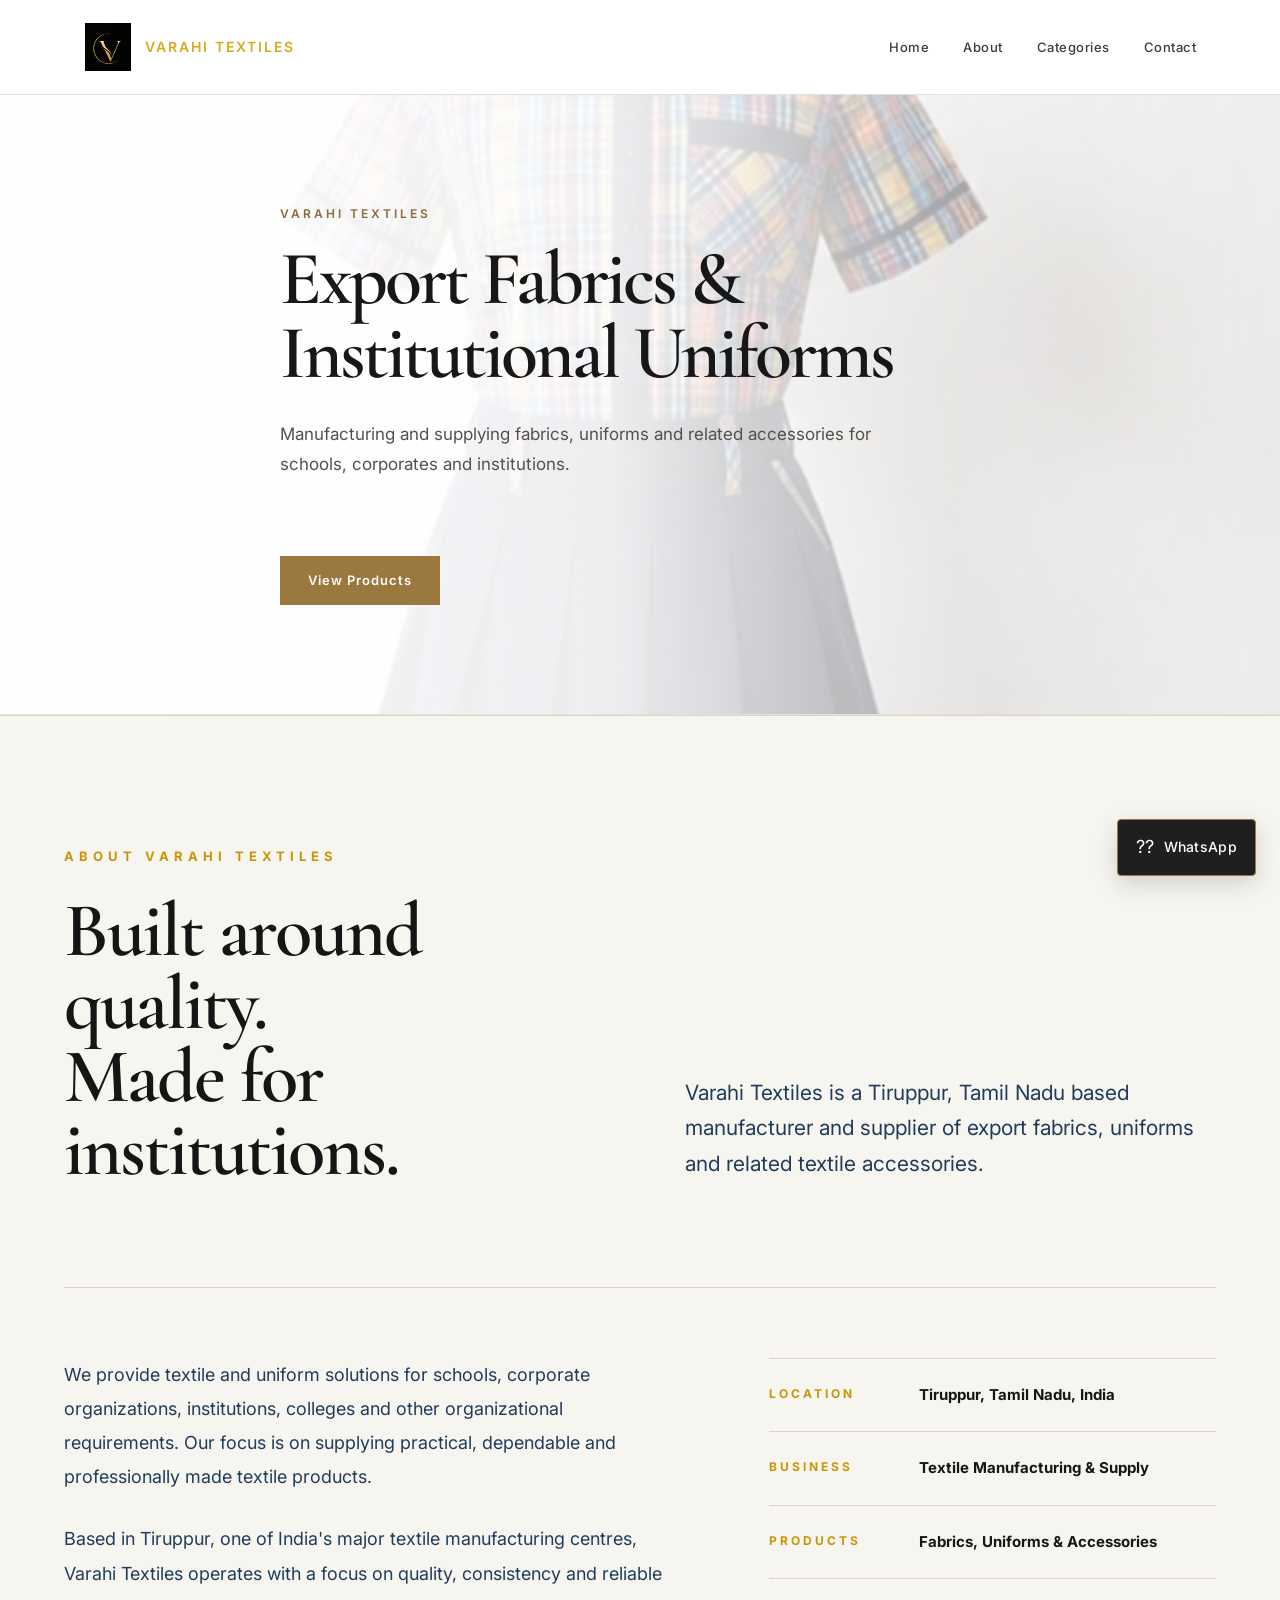
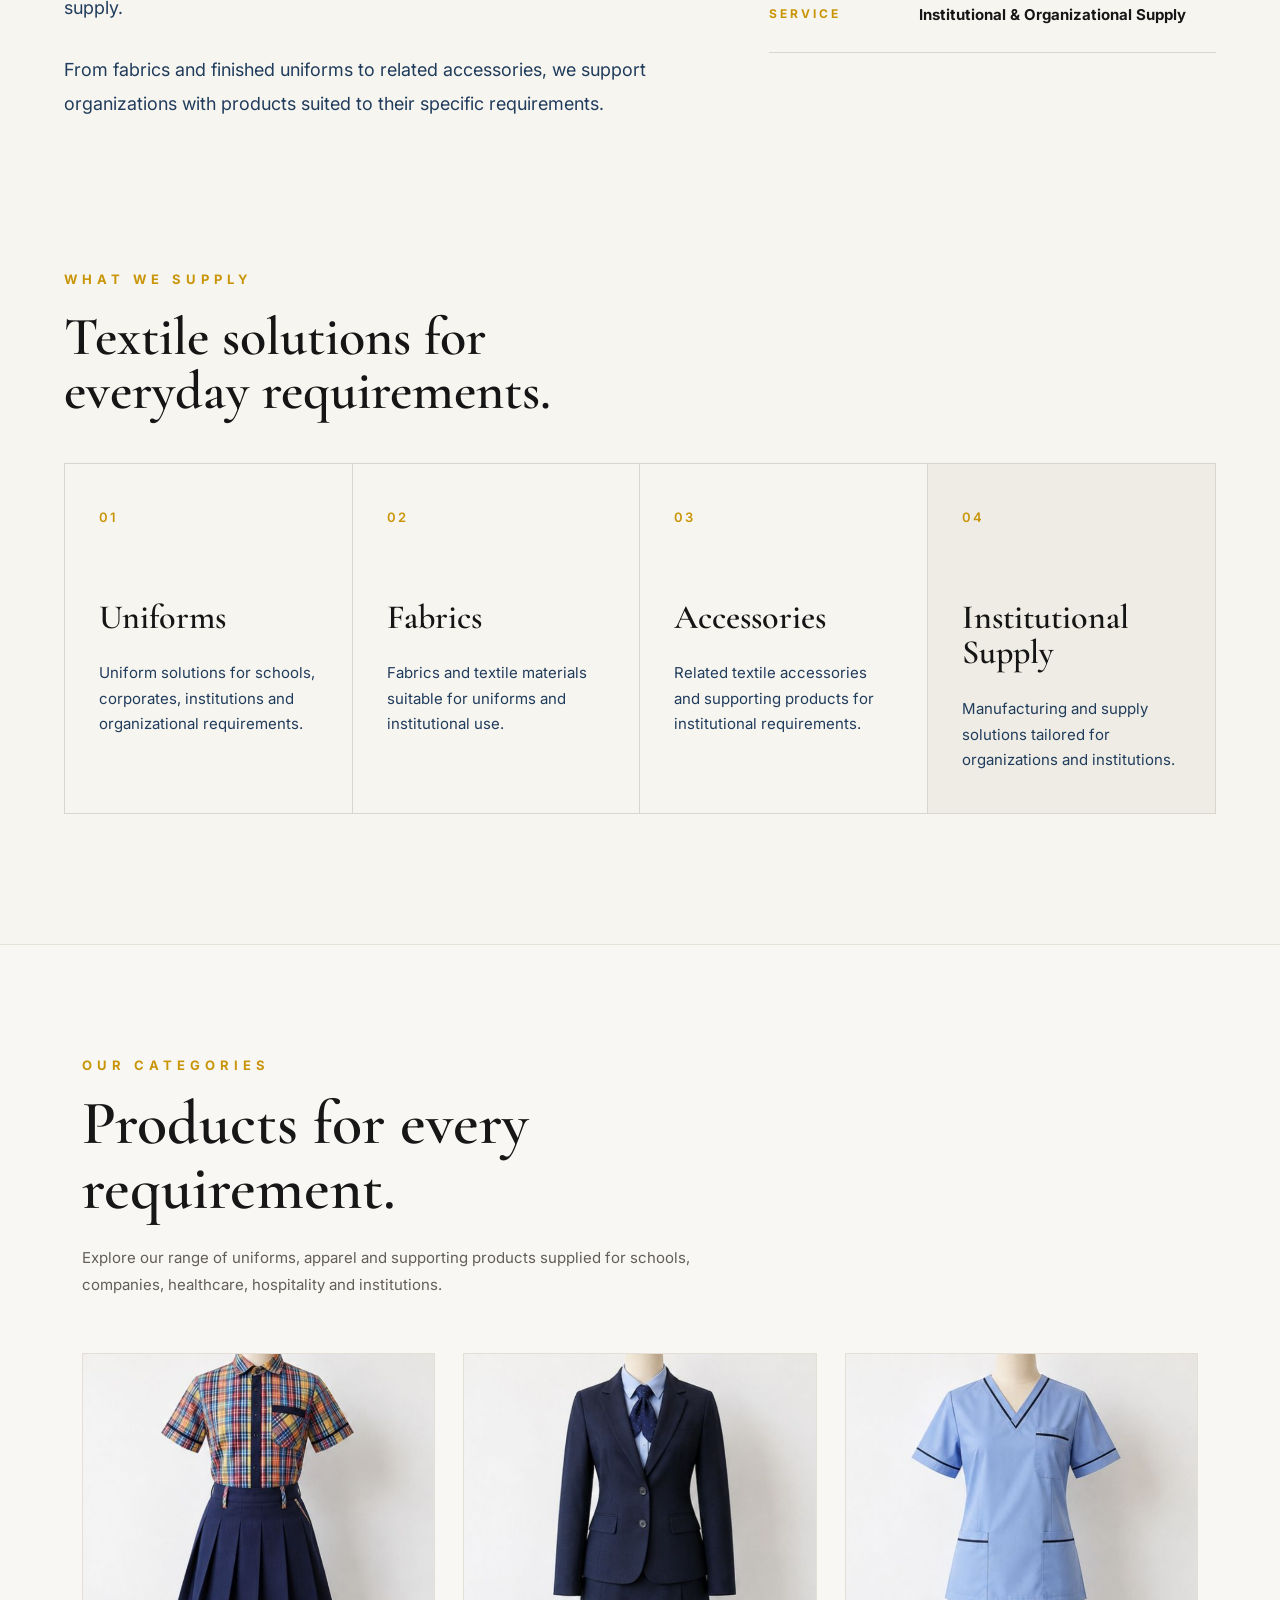
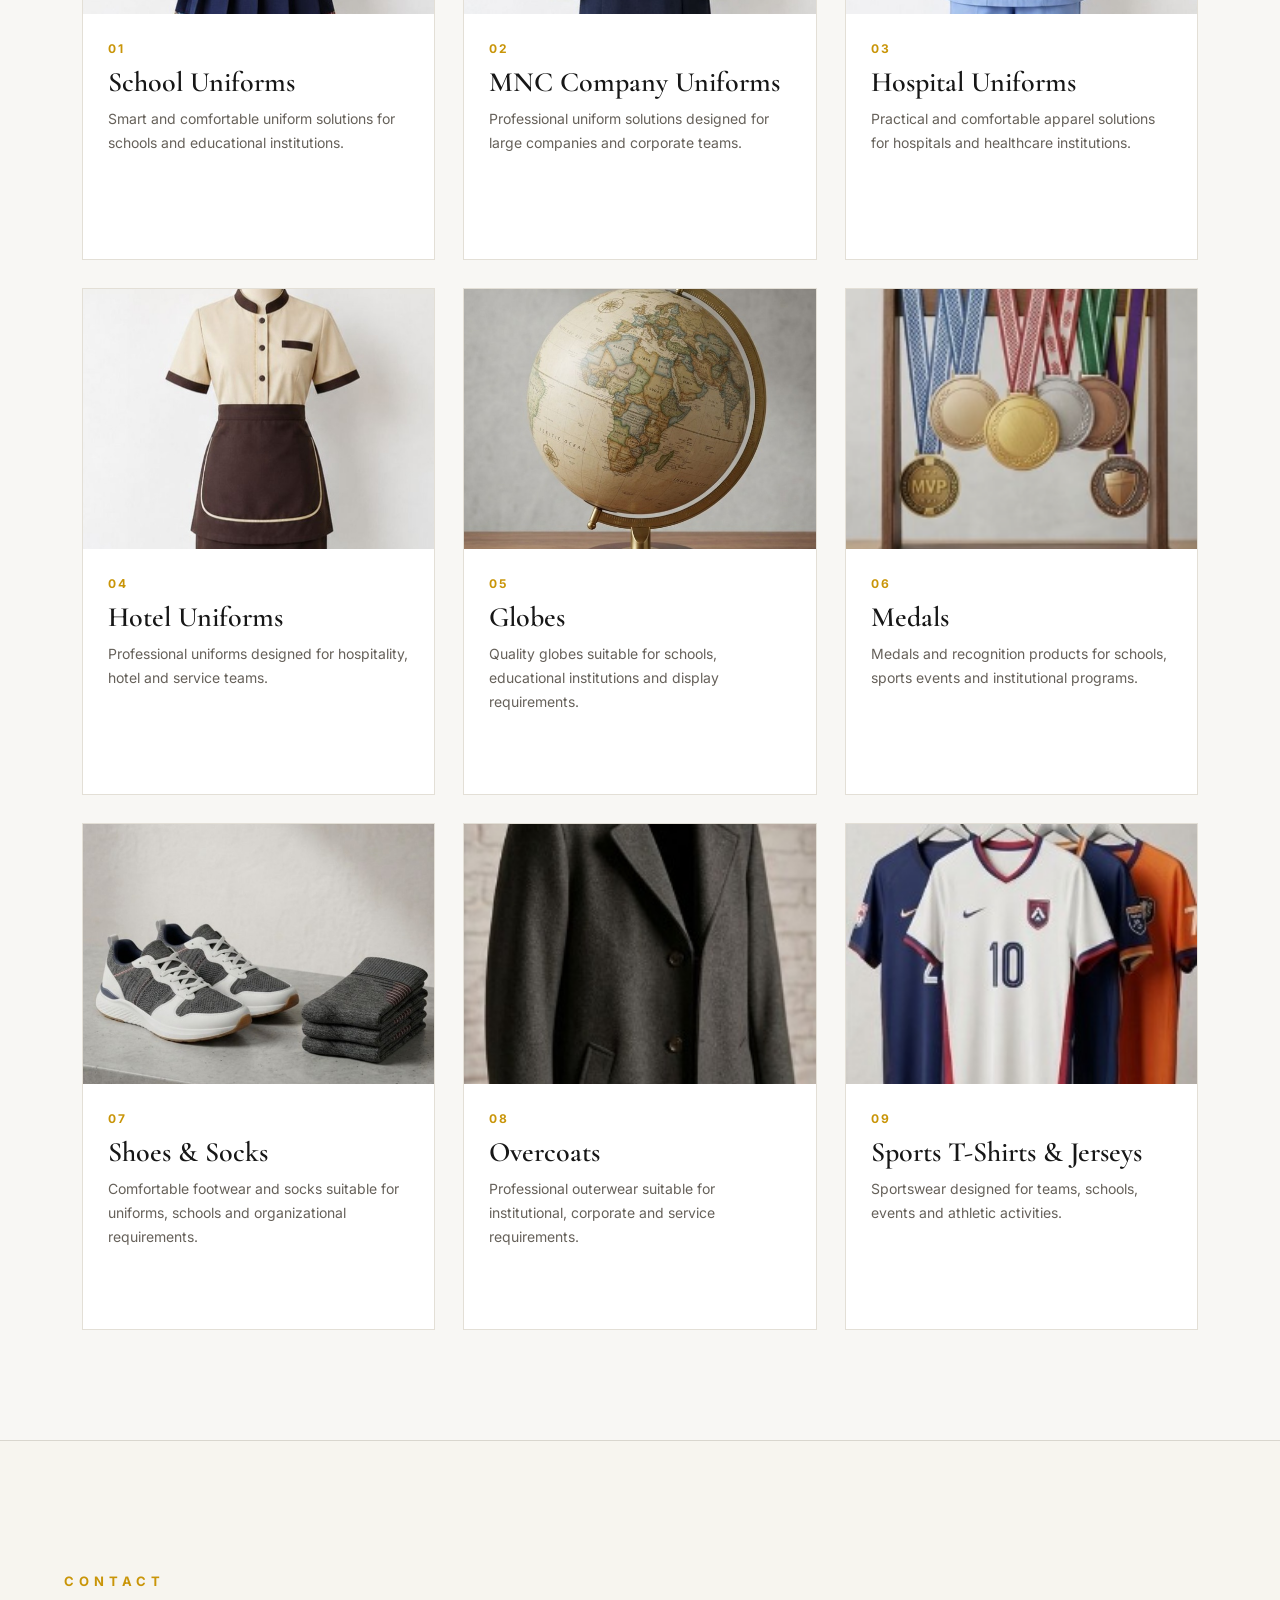
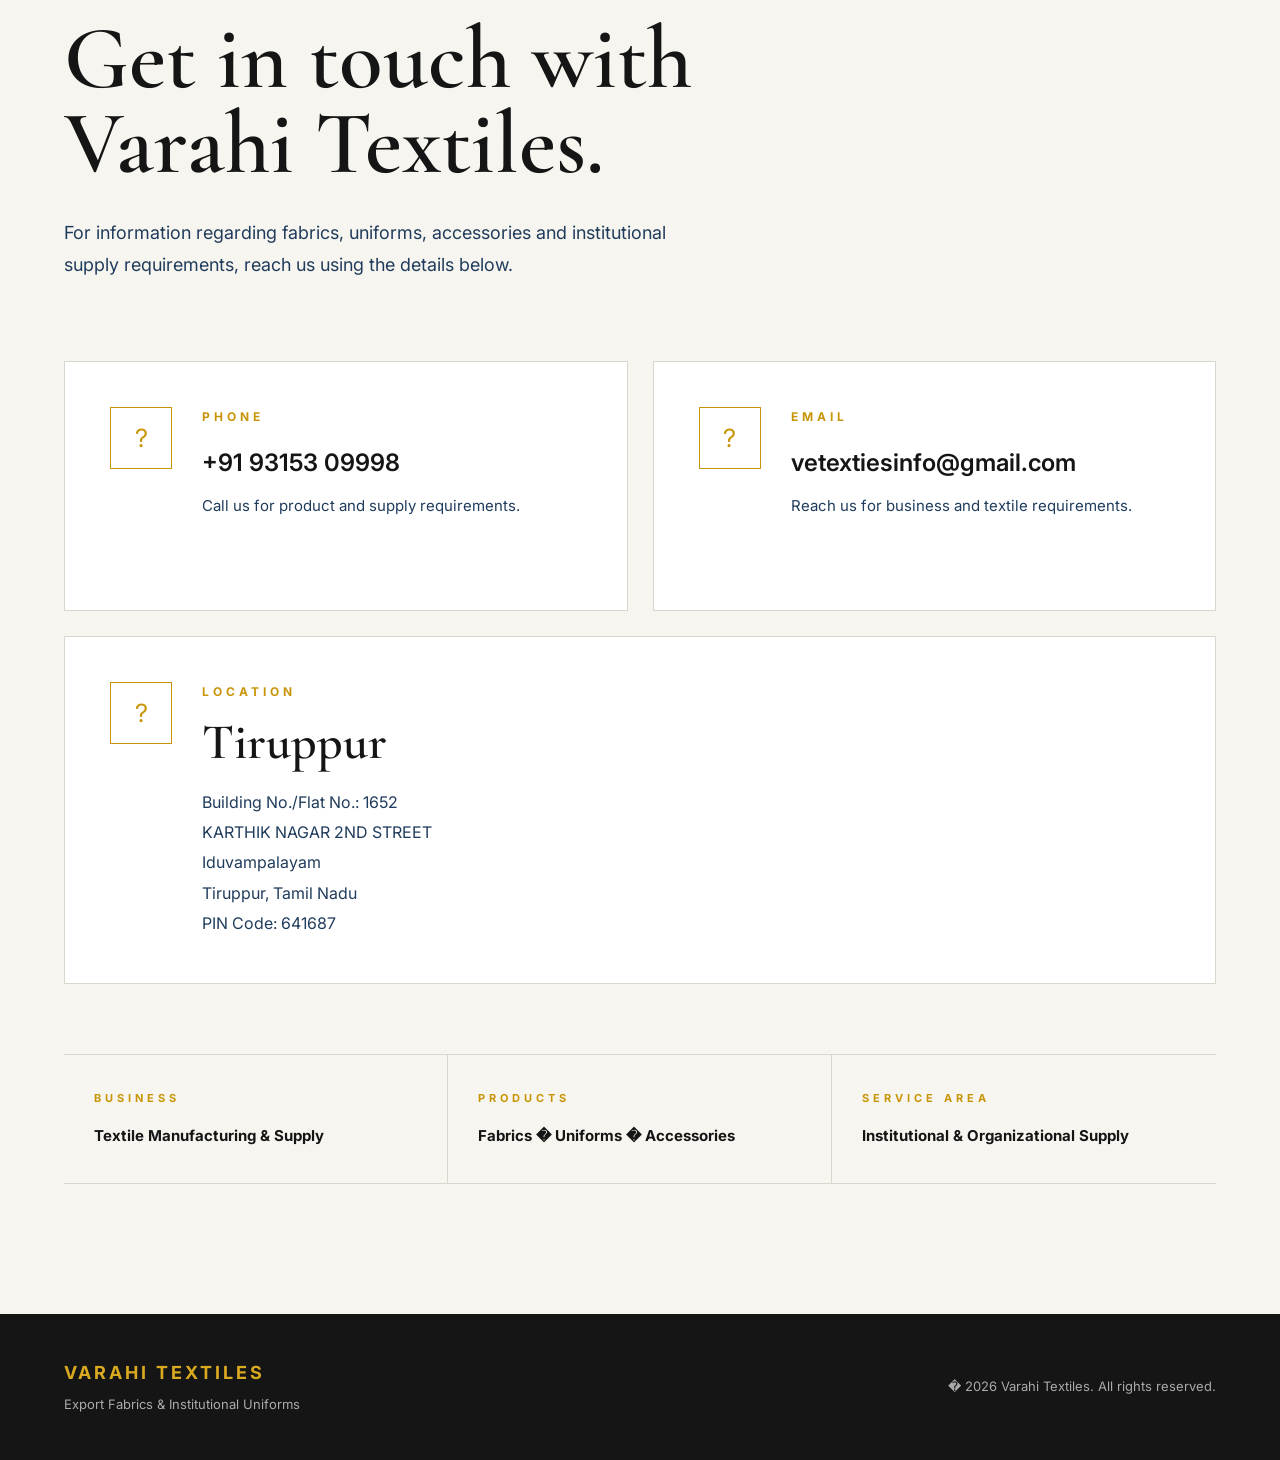
<file: index.html>
<!DOCTYPE html>
<html lang="en">

<head>
    <meta charset="UTF-8">
    <meta name="viewport" content="width=device-width, initial-scale=1.0">
    <meta name="description" content="Varahi Textiles supplies quality school, MNC, hospital and hotel uniforms, sports T-shirts, jerseys, shoes, socks, overcoats, gloves, medals and globes.">

<meta name="keywords" content="Varahi Textiles, uniforms, school uniforms, MNC uniforms, hospital uniforms, hotel uniforms, corporate uniforms, sports jerseys, sports T-shirts, shoes, socks, overcoats, gloves, medals, globes">

<meta name="author" content="Varahi Textiles">

<link rel="canonical" href="https://theboral12.github.io/varahi-textiles/">

<!-- Open Graph -->
<meta property="og:title" content="Varahi Textiles | Uniforms & Textile Products">
<meta property="og:description" content="Quality uniform and textile product solutions for schools, companies, hospitals, hotels and institutions.">
<meta property="og:type" content="website">
<meta property="og:url" content="https://theboral12.github.io/varahi-textiles/">
<meta property="og:image" content="https://theboral12.github.io/varahi-textiles/images/logo.png">

<!-- Twitter Card -->
<meta name="twitter:card" content="summary">
<meta name="twitter:title" content="Varahi Textiles | Uniforms & Textile Products">
<meta name="twitter:description" content="Quality uniform and textile product solutions for schools, companies, hospitals, hotels and institutions.">
<meta name="twitter:image" content="https://theboral12.github.io/varahi-textiles/images/logo.png">

    <meta name="description"
        content="Varahi Textiles - Manufacturer and supplier of export fabrics, uniforms and textile solutions for schools, corporates and institutions.">

    <title>Varahi Textiles | Export Fabrics & Uniforms</title>
    <link rel="icon" type="image/png" href="images/logo.png">

    <!-- Google Fonts -->
    <link rel="preconnect" href="https://fonts.googleapis.com">
    <link rel="preconnect" href="https://fonts.gstatic.com" crossorigin>

    <link
        href="https://fonts.googleapis.com/css2?family=Cormorant+Garamond:wght@500;600;700&family=Inter:wght@400;500;600;700&display=swap"
        rel="stylesheet">

    <!-- CSS -->
    <link rel="icon" type="image/png" href="images/logo.png">
    <link rel="stylesheet" href="css/style.css">
</head>


<body>

    <!-- ================= HEADER ================= -->

    <header class="site-header">

        <div class="container nav-container">

            <a href="#home" class="brand">

                <img src="images/logo.png" alt="Varahi Textiles Logo">

                <span>VARAHI TEXTILES</span>

            </a>


            <nav class="nav-menu" id="navMenu">

                <a href="#home">Home</a>

                <a href="#about">About</a>

                <a href="#categories">Categories</a>

                <a href="#contact">Contact</a>

            </nav>


            <button class="menu-toggle"
                id="menuToggle"
                aria-label="Open navigation menu">

                ?

            </button>

        </div>

    </header>



    <main>


        <!-- ================= HERO ================= -->

        <section id="home" class="hero">

            <div class="container hero-content">

                <p class="eyebrow">
                    VARAHI TEXTILES
                </p>


                <h1>
                    Export Fabrics &amp;<br>
                    Institutional Uniforms
                </h1>


                <p class="hero-text">
                    Manufacturing and supplying fabrics, uniforms and
                    related accessories for schools, corporates and
                    institutions.
                </p>


                <a href="#categories" class="gold-button">
                    View Products
                </a>

            </div>

        </section>



        <!-- ================= ABOUT ================= -->

        <section id="about" class="about-section">

            <div class="container">


                <div class="about-top">

                    <div class="about-title">

                        <p class="section-label">
                            ABOUT VARAHI TEXTILES
                        </p>

                        <h2>
                            Built around quality.<br>
                            Made for institutions.
                        </h2>

                    </div>


                    <div class="about-intro">

                        <p>
                            Varahi Textiles is a Tiruppur, Tamil Nadu based
                            manufacturer and supplier of export fabrics,
                            uniforms and related textile accessories.
                        </p>

                    </div>

                </div>



                <div class="about-main">


                    <div class="about-description">

                        <p>
                            We provide textile and uniform solutions for
                            schools, corporate organizations, institutions,
                            colleges and other organizational requirements.
                            Our focus is on supplying practical,
                            dependable and professionally made textile
                            products.
                        </p>


                        <p>
                            Based in Tiruppur, one of India's major textile
                            manufacturing centres, Varahi Textiles operates
                            with a focus on quality, consistency and reliable
                            supply.
                        </p>


                        <p>
                            From fabrics and finished uniforms to related
                            accessories, we support organizations with
                            products suited to their specific requirements.
                        </p>

                    </div>



                    <div class="about-facts">


                        <div class="fact-row">

                            <span>LOCATION</span>

                            <strong>
                                Tiruppur, Tamil Nadu, India
                            </strong>

                        </div>


                        <div class="fact-row">

                            <span>BUSINESS</span>

                            <strong>
                                Textile Manufacturing &amp; Supply
                            </strong>

                        </div>


                        <div class="fact-row">

                            <span>PRODUCTS</span>

                            <strong>
                                Fabrics, Uniforms &amp; Accessories
                            </strong>

                        </div>


                        <div class="fact-row">

                            <span>SERVICE</span>

                            <strong>
                                Institutional &amp; Organizational Supply
                            </strong>

                        </div>


                    </div>

                </div>



                <!-- WHAT WE SUPPLY -->

                <div class="supply-section">

                    <div class="supply-heading">

                        <p class="section-label">
                            WHAT WE SUPPLY
                        </p>

                        <h3>
                            Textile solutions for<br>
                            everyday requirements.
                        </h3>

                    </div>


                    <div class="supply-grid">


                        <div class="supply-card">

                            <span class="card-number">
                                01
                            </span>

                            <h4>
                                Uniforms
                            </h4>

                            <p>
                                Uniform solutions for schools,
                                corporates, institutions and
                                organizational requirements.
                            </p>

                        </div>



                        <div class="supply-card">

                            <span class="card-number">
                                02
                            </span>

                            <h4>
                                Fabrics
                            </h4>

                            <p>
                                Fabrics and textile materials suitable
                                for uniforms and institutional use.
                            </p>

                        </div>



                        <div class="supply-card">

                            <span class="card-number">
                                03
                            </span>

                            <h4>
                                Accessories
                            </h4>

                            <p>
                                Related textile accessories and
                                supporting products for institutional
                                requirements.
                            </p>

                        </div>



                        <div class="supply-card featured-card">

                            <span class="card-number">
                                04
                            </span>

                            <h4>
                                Institutional
                                Supply
                            </h4>

                            <p>
                                Manufacturing and supply solutions
                                tailored for organizations and
                                institutions.
                            </p>

                        </div>


                    </div>

                </div>

            </div>

        </section>



        <!-- ================= CATEGORIES ================= -->

<section id="categories" class="categories-section">
    <div class="container categories-container">

        <div class="categories-header">
            <p class="section-label">OUR CATEGORIES</p>
            <h2>Products for every requirement.</h2>
            <p class="categories-intro">
                Explore our range of uniforms, apparel and supporting products
                supplied for schools, companies, healthcare, hospitality and institutions.
            </p>
        </div>

        <div class="categories-grid">

            <article class="category-card">
                <div class="category-image">
                    <img src="images/school-uniform.jpg" alt="School Uniforms">
                </div>
                <div class="category-content">
                    <span class="category-number">01</span>
                    <h3>School Uniforms</h3>
                    <p>Smart and comfortable uniform solutions for schools and educational institutions.</p>
                </div>
            </article>

            <article class="category-card">
                <div class="category-image">
                    <img src="images/mnc-uniform.jpg" alt="MNC Company Uniforms">
                </div>
                <div class="category-content">
                    <span class="category-number">02</span>
                    <h3>MNC Company Uniforms</h3>
                    <p>Professional uniform solutions designed for large companies and corporate teams.</p>
                </div>
            </article>

            <article class="category-card">
                <div class="category-image">
                    <img src="images/hospital-uniform.jpg" alt="Hospital Uniforms">
                </div>
                <div class="category-content">
                    <span class="category-number">03</span>
                    <h3>Hospital Uniforms</h3>
                    <p>Practical and comfortable apparel solutions for hospitals and healthcare institutions.</p>
                </div>
            </article>

            <article class="category-card">
                <div class="category-image">
                    <img src="images/hotel-uniform.jpg" alt="Hotel Uniforms">
                </div>
                <div class="category-content">
                    <span class="category-number">04</span>
                    <h3>Hotel Uniforms</h3>
                    <p>Professional uniforms designed for hospitality, hotel and service teams.</p>
                </div>
            </article>

            <article class="category-card">
                <div class="category-image">
                    <img src="images/globes.jpg" alt="Globes">
                </div>
                <div class="category-content">
                    <span class="category-number">05</span>
                    <h3>Globes</h3>
                    <p>Quality globes suitable for schools, educational institutions and display requirements.</p>
                </div>
            </article>

            <article class="category-card">
                <div class="category-image">
                    <img src="images/medals.png" alt="Medals">
                </div>
                <div class="category-content">
                    <span class="category-number">06</span>
                    <h3>Medals</h3>
                    <p>Medals and recognition products for schools, sports events and institutional programs.</p>
                </div>
            </article>

            <article class="category-card">
                <div class="category-image">
                    <img src="images/shoes.jpg" alt="Shoes and Socks">
                </div>
                <div class="category-content">
                    <span class="category-number">07</span>
                    <h3>Shoes &amp; Socks</h3>
                    <p>Comfortable footwear and socks suitable for uniforms, schools and organizational requirements.</p>
                </div>
            </article>

            <article class="category-card">
                <div class="category-image">
                    <img src="images/overcoats.jpg" alt="Overcoats">
                </div>
                <div class="category-content">
                    <span class="category-number">08</span>
                    <h3>Overcoats</h3>
                    <p>Professional outerwear suitable for institutional, corporate and service requirements.</p>
                </div>
            </article>

            <article class="category-card">
                <div class="category-image">
                    <img src="images/sports-tshirts.jpg" alt="Sports T-Shirts and Jerseys">
                </div>
                <div class="category-content">
                    <span class="category-number">09</span>
                    <h3>Sports T-Shirts &amp; Jerseys</h3>
                    <p>Sportswear designed for teams, schools, events and athletic activities.</p>
                </div>
            </article>

        </div>
    </div>
</section>



        <!-- ================= CONTACT ================= -->

        <section id="contact" class="contact-section">

            <div class="container">


                <div class="contact-heading">

                    <p class="section-label">
                        CONTACT
                    </p>

                    <h2>
                        Get in touch with<br>
                        Varahi Textiles.
                    </h2>

                    <p>
                        For information regarding fabrics, uniforms,
                        accessories and institutional supply requirements,
                        reach us using the details below.
                    </p>

                </div>



                <div class="contact-grid">


                    <!-- PHONE -->

                    <div class="contact-card">

                        <div class="contact-icon">
                            ?
                        </div>

                        <div class="contact-card-content">

                            <span>
                                PHONE
                            </span>

                            <a href="tel:+919315309998">
                                +91 93153 09998
                            </a>

                            <p>
                                Call us for product and supply
                                requirements.
                            </p>

                        </div>

                    </div>



                    <!-- EMAIL -->

                    <div class="contact-card">

                        <div class="contact-icon">
                            ?
                        </div>

                        <div class="contact-card-content">

                            <span>
                                EMAIL
                            </span>

                            <a href="mailto:vetextiesinfo@gmail.com">
                                vetextiesinfo@gmail.com
                            </a>

                            <p>
                                Reach us for business and
                                textile requirements.
                            </p>

                        </div>

                    </div>



                    <!-- LOCATION -->

                    <div class="contact-card location-card">

                        <div class="contact-icon">
                            ?
                        </div>

                        <div class="contact-card-content">

                            <span>
                                LOCATION
                            </span>

                            <h3>
                                Tiruppur
                            </h3>

                            <p class="address">

                                Building No./Flat No.: 1652<br>
                                KARTHIK NAGAR 2ND STREET<br>
                                Iduvampalayam<br>
                                Tiruppur, Tamil Nadu<br>
                                PIN Code: 641687

                            </p>

                        </div>

                    </div>


                </div>



                <!-- CONTACT INFORMATION -->

                <div class="contact-bottom">


                    <div>

                        <span>
                            BUSINESS
                        </span>

                        <strong>
                            Textile Manufacturing &amp; Supply
                        </strong>

                    </div>


                    <div>

                        <span>
                            PRODUCTS
                        </span>

                        <strong>
                            Fabrics � Uniforms � Accessories
                        </strong>

                    </div>


                    <div>

                        <span>
                            SERVICE AREA
                        </span>

                        <strong>
                            Institutional &amp; Organizational Supply
                        </strong>

                    </div>


                </div>


            </div>

        </section>


    </main>



    <!-- ================= FOOTER ================= -->

    <footer class="site-footer">

        <div class="container footer-content">

            <div>

                <span class="footer-brand">
                    VARAHI TEXTILES
                </span>

                <p>
                    Export Fabrics &amp; Institutional Uniforms
                </p>

            </div>


            <p class="copyright">
                � 2026 Varahi Textiles. All rights reserved.
            </p>

        </div>

    </footer>



    <!-- JavaScript -->

    <script src="js/script.js"></script>
    <!-- WHATSAPP BUTTON -->
<a
    href="https://wa.me/919315309998?text=Hello%20Varahi%20Textiles%2C%20I%20would%20like%20to%20know%20more%20about%20your%20products."
    class="whatsapp-button"
    target="_blank"
    rel="noopener"
    aria-label="Chat with Varahi Textiles on WhatsApp"
>
    <span>??</span>
    <strong>WhatsApp</strong>
</a>

</body>

</html>
</file>
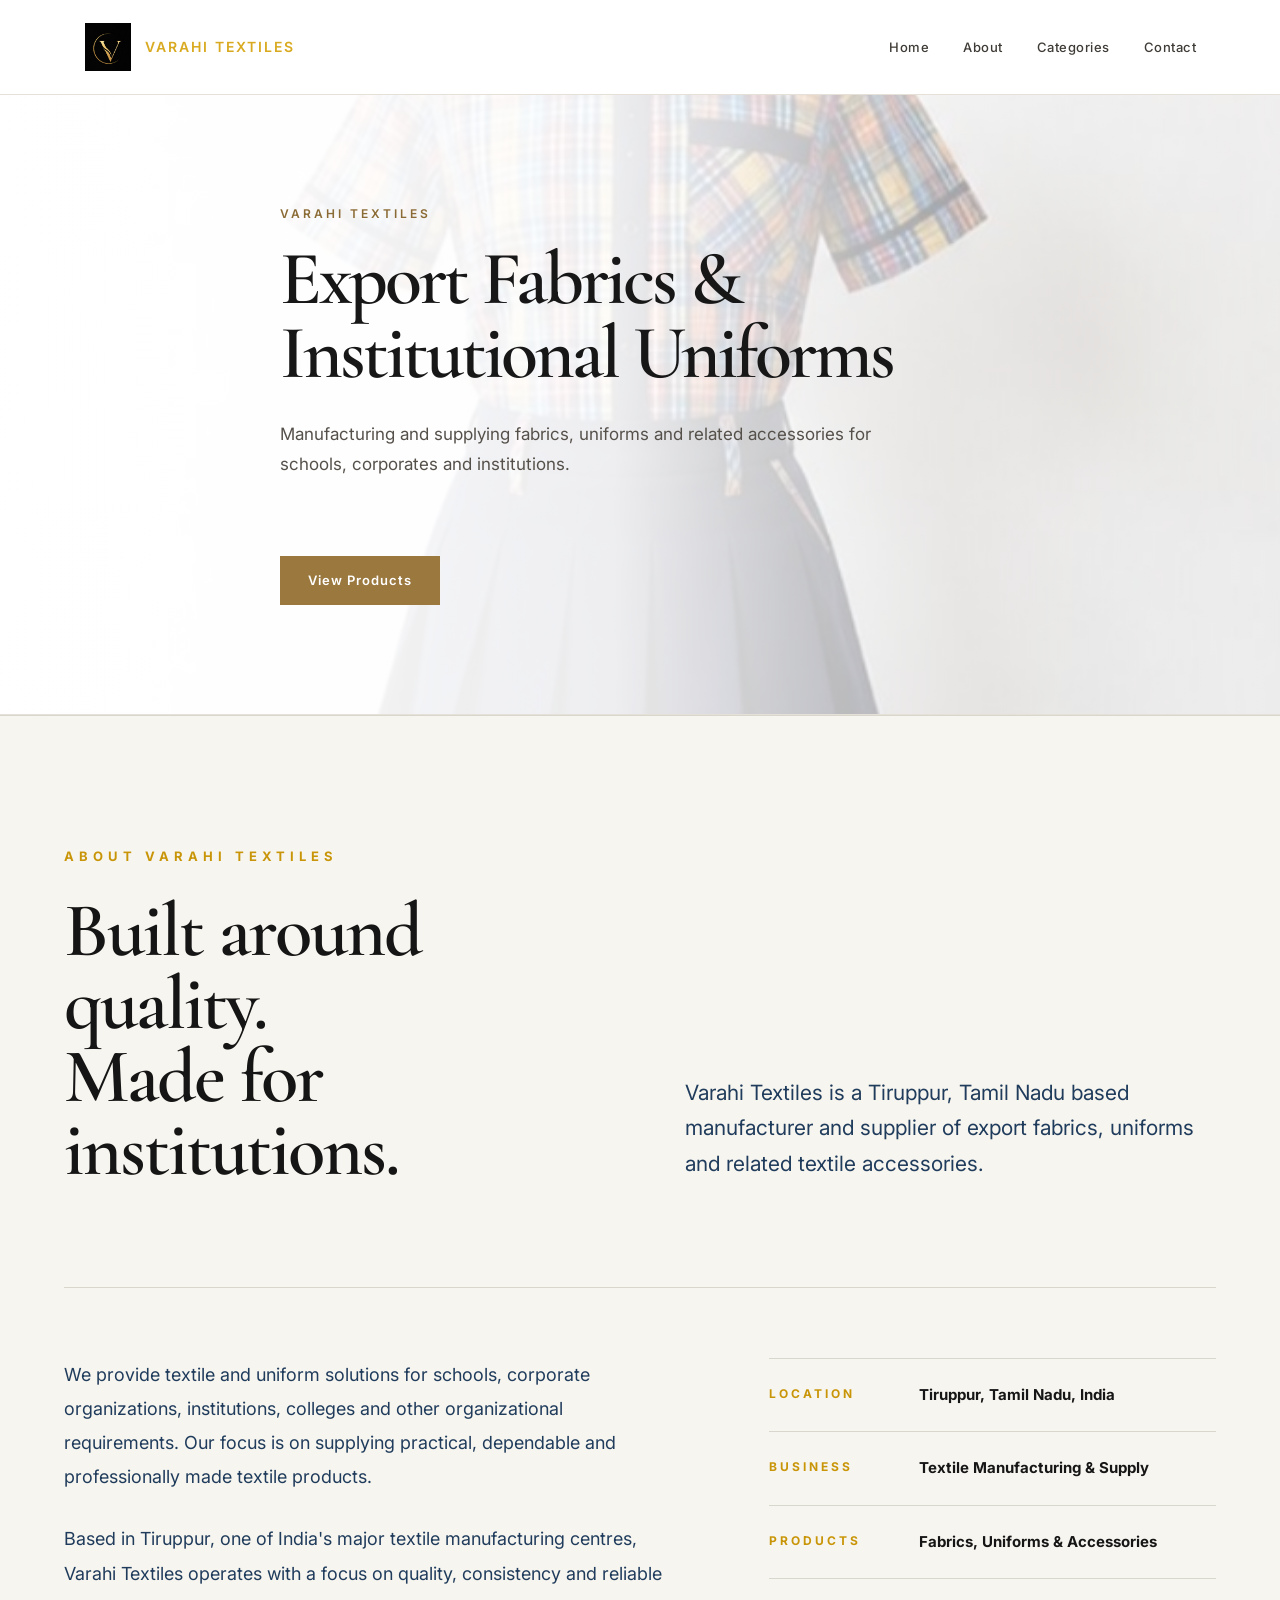
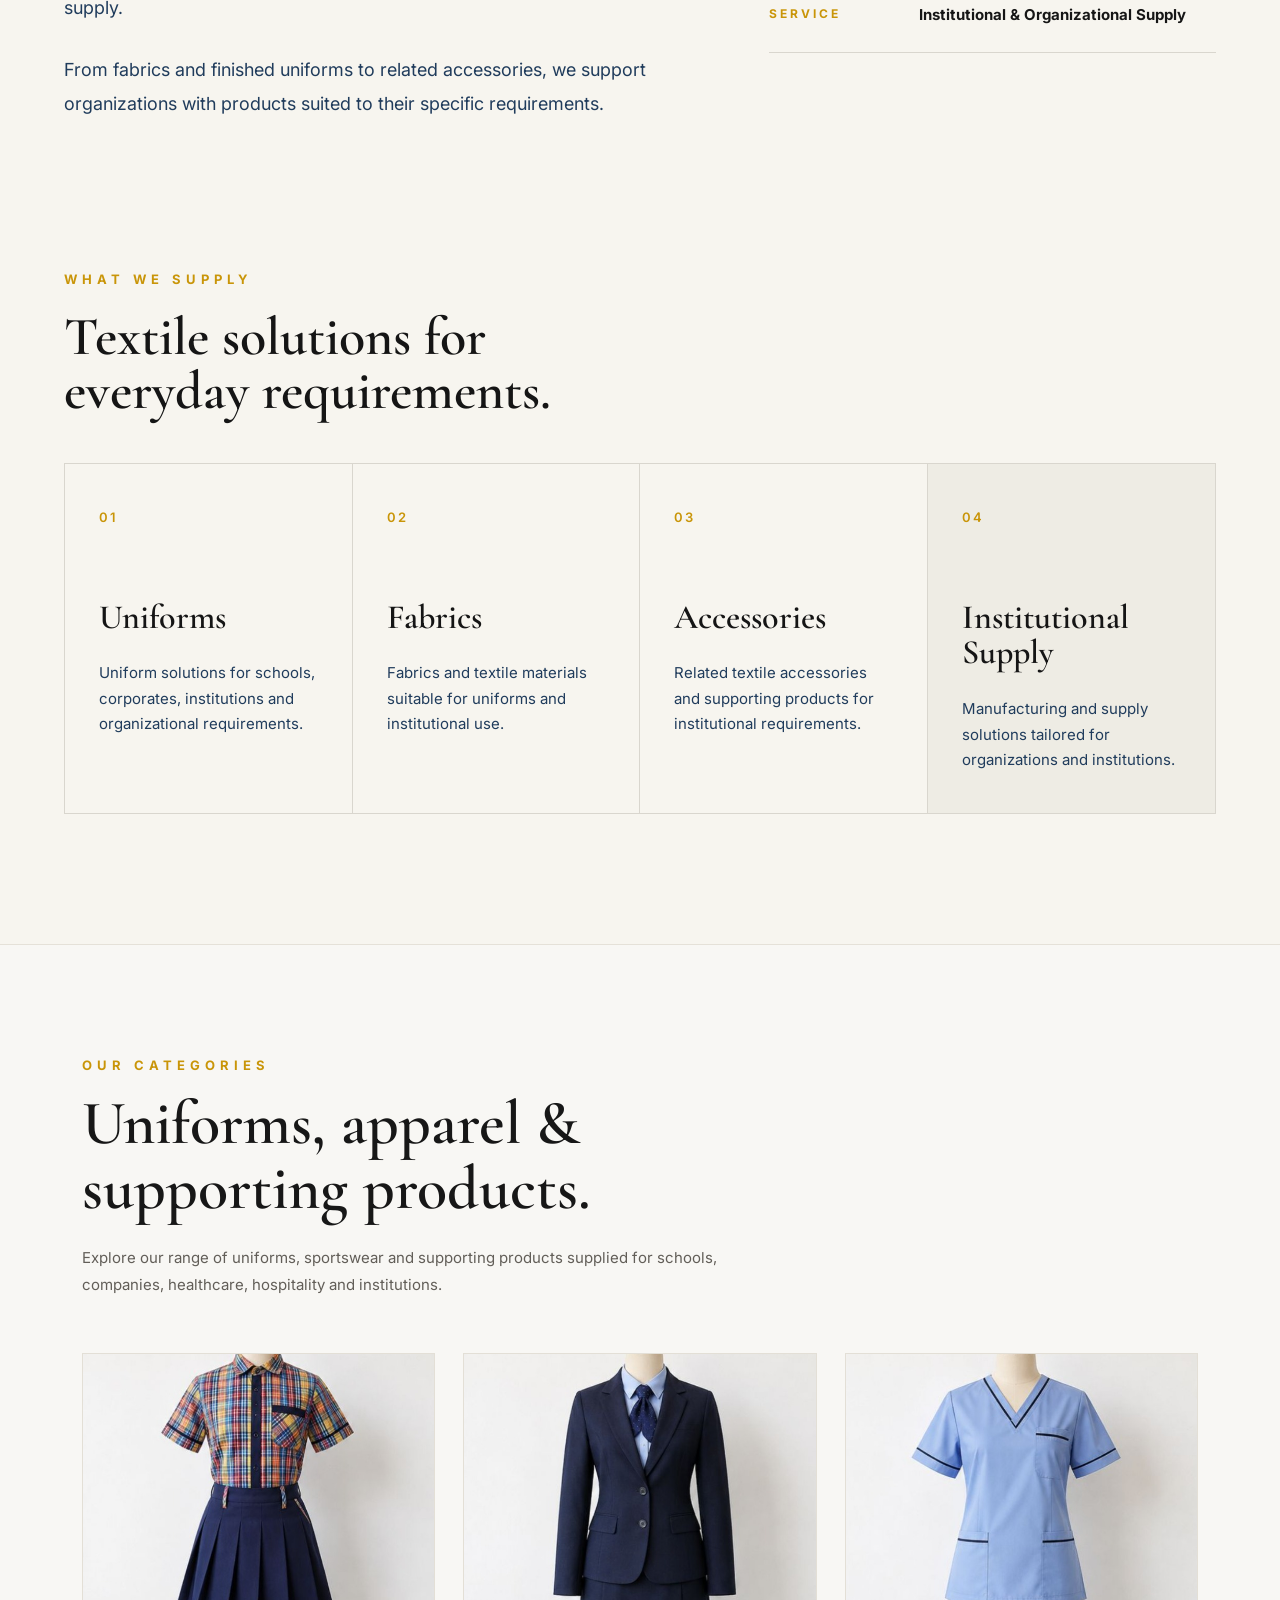
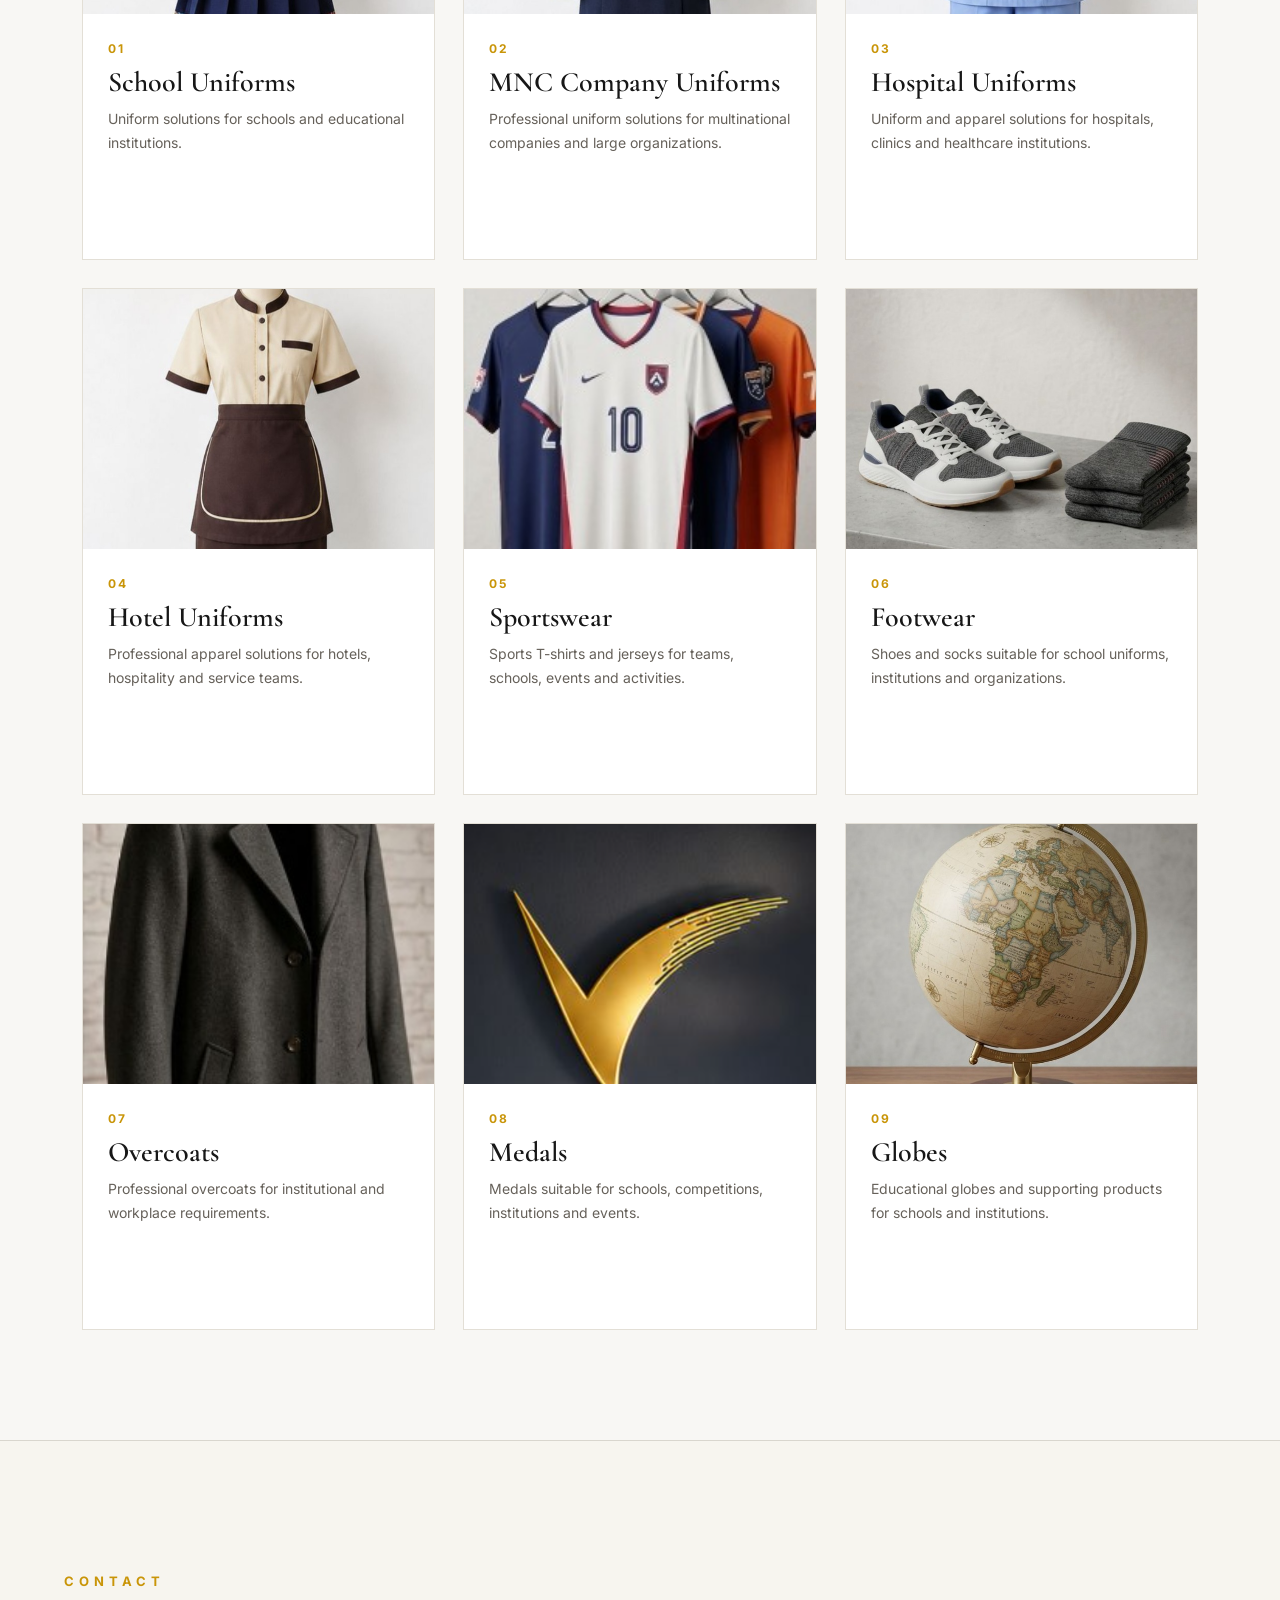
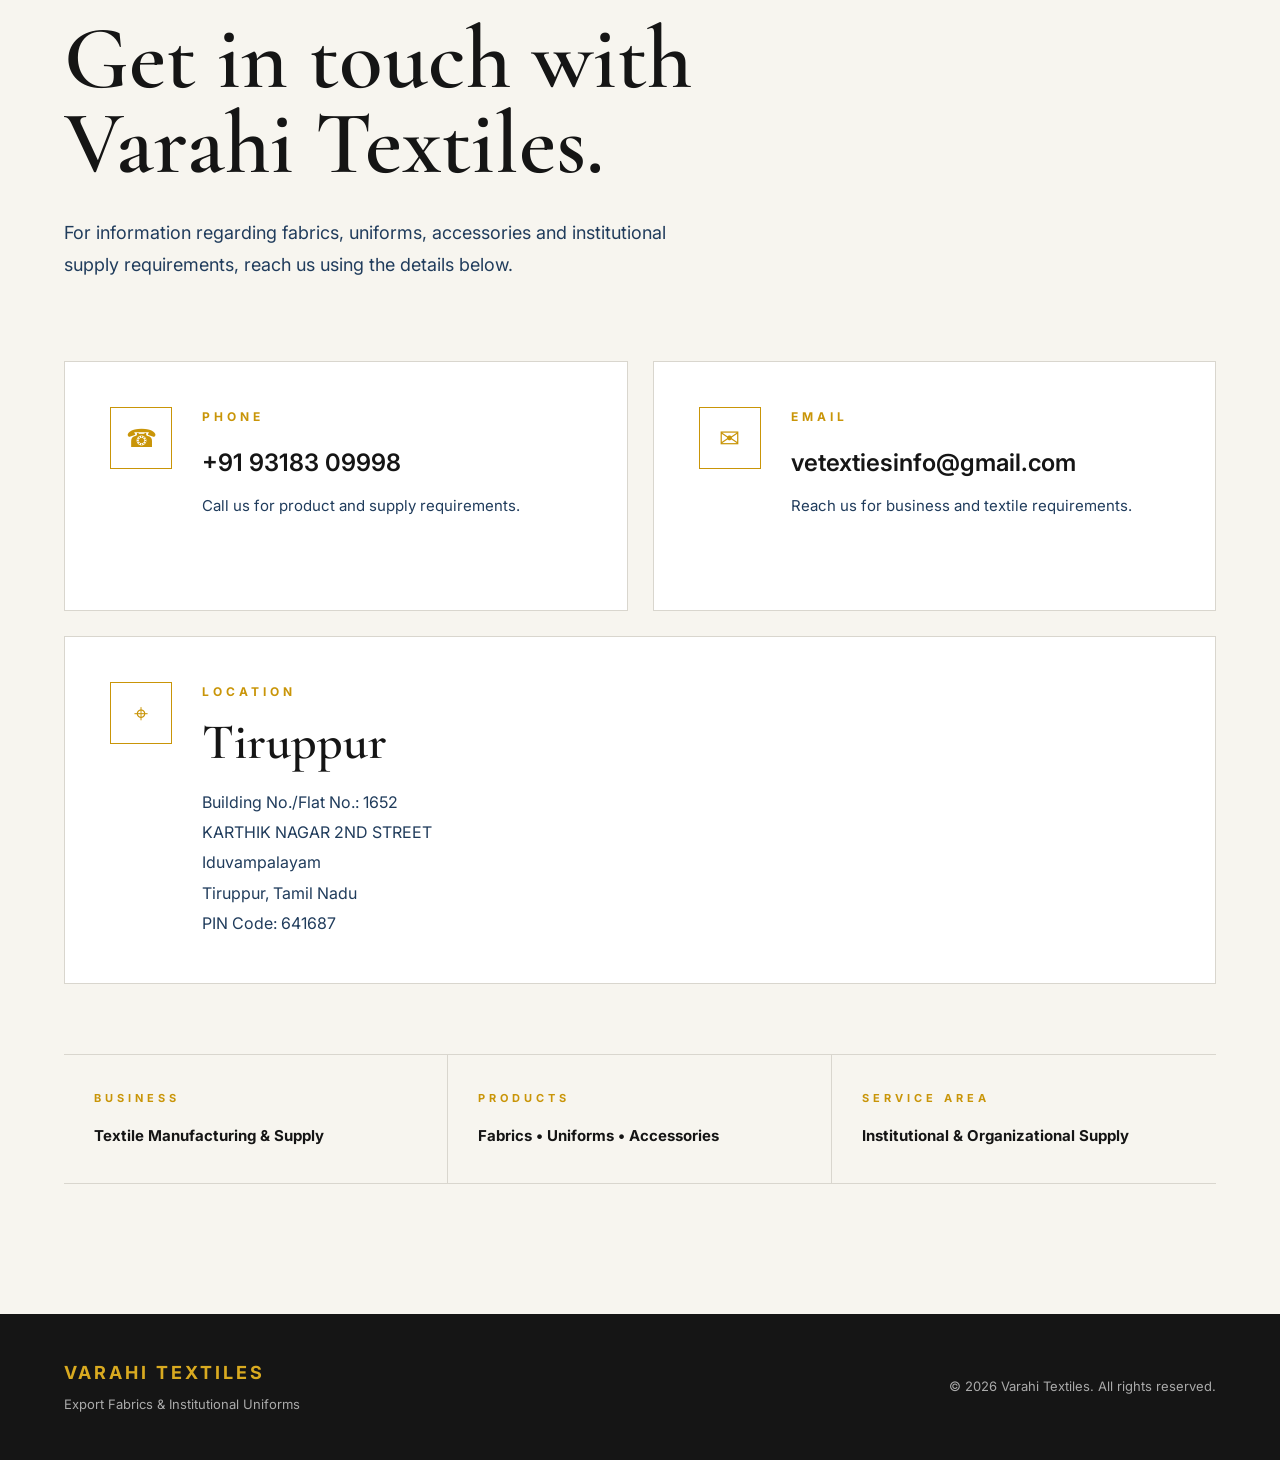
<file: index-before-9-categories.html>
﻿<!DOCTYPE html>
<html lang="en">

<head>
    <meta charset="UTF-8">
    <meta name="viewport" content="width=device-width, initial-scale=1.0">

    <meta name="description"
        content="Varahi Textiles - Manufacturer and supplier of export fabrics, uniforms and textile solutions for schools, corporates and institutions.">

    <title>Varahi Textiles | Export Fabrics & Uniforms</title>
    <link rel="icon" type="image/png" href="images/logo.png">

    <!-- Google Fonts -->
    <link rel="preconnect" href="https://fonts.googleapis.com">
    <link rel="preconnect" href="https://fonts.gstatic.com" crossorigin>

    <link
        href="https://fonts.googleapis.com/css2?family=Cormorant+Garamond:wght@500;600;700&family=Inter:wght@400;500;600;700&display=swap"
        rel="stylesheet">

    <!-- CSS -->
    <link rel="icon" type="image/png" href="images/logo.png">
    <link rel="stylesheet" href="css/style.css">
</head>


<body>

    <!-- ================= HEADER ================= -->

    <header class="site-header">

        <div class="container nav-container">

            <a href="#home" class="brand">

                <img src="images/logo.png" alt="Varahi Textiles Logo">

                <span>VARAHI TEXTILES</span>

            </a>


            <nav class="nav-menu" id="navMenu">

                <a href="#home">Home</a>

                <a href="#about">About</a>

                <a href="#categories">Categories</a>

                <a href="#contact">Contact</a>

            </nav>


            <button class="menu-toggle"
                id="menuToggle"
                aria-label="Open navigation menu">

                ☰

            </button>

        </div>

    </header>



    <main>


        <!-- ================= HERO ================= -->

        <section id="home" class="hero">

            <div class="container hero-content">

                <p class="eyebrow">
                    VARAHI TEXTILES
                </p>


                <h1>
                    Export Fabrics &amp;<br>
                    Institutional Uniforms
                </h1>


                <p class="hero-text">
                    Manufacturing and supplying fabrics, uniforms and
                    related accessories for schools, corporates and
                    institutions.
                </p>


                <a href="#categories" class="gold-button">
                    View Products
                </a>

            </div>

        </section>



        <!-- ================= ABOUT ================= -->

        <section id="about" class="about-section">

            <div class="container">


                <div class="about-top">

                    <div class="about-title">

                        <p class="section-label">
                            ABOUT VARAHI TEXTILES
                        </p>

                        <h2>
                            Built around quality.<br>
                            Made for institutions.
                        </h2>

                    </div>


                    <div class="about-intro">

                        <p>
                            Varahi Textiles is a Tiruppur, Tamil Nadu based
                            manufacturer and supplier of export fabrics,
                            uniforms and related textile accessories.
                        </p>

                    </div>

                </div>



                <div class="about-main">


                    <div class="about-description">

                        <p>
                            We provide textile and uniform solutions for
                            schools, corporate organizations, institutions,
                            colleges and other organizational requirements.
                            Our focus is on supplying practical,
                            dependable and professionally made textile
                            products.
                        </p>


                        <p>
                            Based in Tiruppur, one of India's major textile
                            manufacturing centres, Varahi Textiles operates
                            with a focus on quality, consistency and reliable
                            supply.
                        </p>


                        <p>
                            From fabrics and finished uniforms to related
                            accessories, we support organizations with
                            products suited to their specific requirements.
                        </p>

                    </div>



                    <div class="about-facts">


                        <div class="fact-row">

                            <span>LOCATION</span>

                            <strong>
                                Tiruppur, Tamil Nadu, India
                            </strong>

                        </div>


                        <div class="fact-row">

                            <span>BUSINESS</span>

                            <strong>
                                Textile Manufacturing &amp; Supply
                            </strong>

                        </div>


                        <div class="fact-row">

                            <span>PRODUCTS</span>

                            <strong>
                                Fabrics, Uniforms &amp; Accessories
                            </strong>

                        </div>


                        <div class="fact-row">

                            <span>SERVICE</span>

                            <strong>
                                Institutional &amp; Organizational Supply
                            </strong>

                        </div>


                    </div>

                </div>



                <!-- WHAT WE SUPPLY -->

                <div class="supply-section">

                    <div class="supply-heading">

                        <p class="section-label">
                            WHAT WE SUPPLY
                        </p>

                        <h3>
                            Textile solutions for<br>
                            everyday requirements.
                        </h3>

                    </div>


                    <div class="supply-grid">


                        <div class="supply-card">

                            <span class="card-number">
                                01
                            </span>

                            <h4>
                                Uniforms
                            </h4>

                            <p>
                                Uniform solutions for schools,
                                corporates, institutions and
                                organizational requirements.
                            </p>

                        </div>



                        <div class="supply-card">

                            <span class="card-number">
                                02
                            </span>

                            <h4>
                                Fabrics
                            </h4>

                            <p>
                                Fabrics and textile materials suitable
                                for uniforms and institutional use.
                            </p>

                        </div>



                        <div class="supply-card">

                            <span class="card-number">
                                03
                            </span>

                            <h4>
                                Accessories
                            </h4>

                            <p>
                                Related textile accessories and
                                supporting products for institutional
                                requirements.
                            </p>

                        </div>



                        <div class="supply-card featured-card">

                            <span class="card-number">
                                04
                            </span>

                            <h4>
                                Institutional
                                Supply
                            </h4>

                            <p>
                                Manufacturing and supply solutions
                                tailored for organizations and
                                institutions.
                            </p>

                        </div>


                    </div>

                </div>

            </div>

        </section>



        <!-- ================= CATEGORIES ================= -->

<section id="categories" class="categories-section">

    <div class="container categories-container">

        <div class="categories-header">
            <p class="section-label">OUR CATEGORIES</p>

            <h2>
                Uniforms, apparel &<br>
                supporting products.
            </h2>

            <p class="categories-intro">
                Explore our range of uniforms, sportswear and supporting
                products supplied for schools, companies, healthcare,
                hospitality and institutions.
            </p>
        </div>


        <div class="categories-grid">

            <!-- 01 SCHOOL UNIFORMS -->
            <article class="category-card">
                <div class="category-image">
                    <img src="images/school-uniform.jpg"
                         alt="School Uniforms">
                </div>

                <div class="category-content">
                    <span class="category-number">01</span>
                    <h3>School Uniforms</h3>
                    <p>
                        Uniform solutions for schools and educational
                        institutions.
                    </p>
                </div>
            </article>


            <!-- 02 MNC COMPANY UNIFORMS -->
            <article class="category-card">
                <div class="category-image">
                    <img src="images/mnc-uniform.jpg"
                         alt="MNC Company Uniforms">
                </div>

                <div class="category-content">
                    <span class="category-number">02</span>
                    <h3>MNC Company Uniforms</h3>
                    <p>
                        Professional uniform solutions for multinational
                        companies and large organizations.
                    </p>
                </div>
            </article>


            <!-- 03 HOSPITAL UNIFORMS -->
            <article class="category-card">
                <div class="category-image">
                    <img src="images/hospital-uniform.jpg"
                         alt="Hospital Uniforms">
                </div>

                <div class="category-content">
                    <span class="category-number">03</span>
                    <h3>Hospital Uniforms</h3>
                    <p>
                        Uniform and apparel solutions for hospitals,
                        clinics and healthcare institutions.
                    </p>
                </div>
            </article>


            <!-- 04 HOTEL UNIFORMS -->
            <article class="category-card">
                <div class="category-image">
                    <img src="images/hotel-uniform.jpg"
                         alt="Hotel Uniforms">
                </div>

                <div class="category-content">
                    <span class="category-number">04</span>
                    <h3>Hotel Uniforms</h3>
                    <p>
                        Professional apparel solutions for hotels,
                        hospitality and service teams.
                    </p>
                </div>
            </article>


            <!-- 05 SPORTSWEAR -->
            <article class="category-card">
                <div class="category-image">
                    <img src="images/sports-tshirts.jpg"
                         alt="Sports T-Shirts and Jerseys">
                </div>

                <div class="category-content">
                    <span class="category-number">05</span>
                    <h3>Sportswear</h3>
                    <p>
                        Sports T-shirts and jerseys for teams, schools,
                        events and activities.
                    </p>
                </div>
            </article>


            <!-- 06 FOOTWEAR -->
            <article class="category-card">
                <div class="category-image">
                    <img src="images/shoes.jpg"
                         alt="Shoes and Socks">
                </div>

                <div class="category-content">
                    <span class="category-number">06</span>
                    <h3>Footwear</h3>
                    <p>
                        Shoes and socks suitable for school uniforms,
                        institutions and organizations.
                    </p>
                </div>
            </article>


            <!-- 07 OVERCOATS -->
            <article class="category-card">
                <div class="category-image">
                    <img src="images/overcoats.jpg"
                         alt="Overcoats">
                </div>

                <div class="category-content">
                    <span class="category-number">07</span>
                    <h3>Overcoats</h3>
                    <p>
                        Professional overcoats for institutional and
                        workplace requirements.
                    </p>
                </div>
            </article>


            <!-- 08 MEDALS -->
            <article class="category-card">
                <div class="category-image">
                    <img src="images/medals.jpg"
                         alt="Medals">
                </div>

                <div class="category-content">
                    <span class="category-number">08</span>
                    <h3>Medals</h3>
                    <p>
                        Medals suitable for schools, competitions,
                        institutions and events.
                    </p>
                </div>
            </article>


            <!-- 09 GLOBES -->
            <article class="category-card">
                <div class="category-image">
                    <img src="images/globes.jpg"
                         alt="Globes">
                </div>

                <div class="category-content">
                    <span class="category-number">09</span>
                    <h3>Globes</h3>
                    <p>
                        Educational globes and supporting products for
                        schools and institutions.
                    </p>
                </div>
            </article>

        </div>

    </div>

</section>



        <!-- ================= CONTACT ================= -->

        <section id="contact" class="contact-section">

            <div class="container">


                <div class="contact-heading">

                    <p class="section-label">
                        CONTACT
                    </p>

                    <h2>
                        Get in touch with<br>
                        Varahi Textiles.
                    </h2>

                    <p>
                        For information regarding fabrics, uniforms,
                        accessories and institutional supply requirements,
                        reach us using the details below.
                    </p>

                </div>



                <div class="contact-grid">


                    <!-- PHONE -->

                    <div class="contact-card">

                        <div class="contact-icon">
                            ☎
                        </div>

                        <div class="contact-card-content">

                            <span>
                                PHONE
                            </span>

                            <a href="tel:+919318309998">
                                +91 93183 09998
                            </a>

                            <p>
                                Call us for product and supply
                                requirements.
                            </p>

                        </div>

                    </div>



                    <!-- EMAIL -->

                    <div class="contact-card">

                        <div class="contact-icon">
                            ✉
                        </div>

                        <div class="contact-card-content">

                            <span>
                                EMAIL
                            </span>

                            <a href="mailto:vetextiesinfo@gmail.com">
                                vetextiesinfo@gmail.com
                            </a>

                            <p>
                                Reach us for business and
                                textile requirements.
                            </p>

                        </div>

                    </div>



                    <!-- LOCATION -->

                    <div class="contact-card location-card">

                        <div class="contact-icon">
                            ⌖
                        </div>

                        <div class="contact-card-content">

                            <span>
                                LOCATION
                            </span>

                            <h3>
                                Tiruppur
                            </h3>

                            <p class="address">

                                Building No./Flat No.: 1652<br>
                                KARTHIK NAGAR 2ND STREET<br>
                                Iduvampalayam<br>
                                Tiruppur, Tamil Nadu<br>
                                PIN Code: 641687

                            </p>

                        </div>

                    </div>


                </div>



                <!-- CONTACT INFORMATION -->

                <div class="contact-bottom">


                    <div>

                        <span>
                            BUSINESS
                        </span>

                        <strong>
                            Textile Manufacturing &amp; Supply
                        </strong>

                    </div>


                    <div>

                        <span>
                            PRODUCTS
                        </span>

                        <strong>
                            Fabrics • Uniforms • Accessories
                        </strong>

                    </div>


                    <div>

                        <span>
                            SERVICE AREA
                        </span>

                        <strong>
                            Institutional &amp; Organizational Supply
                        </strong>

                    </div>


                </div>


            </div>

        </section>


    </main>



    <!-- ================= FOOTER ================= -->

    <footer class="site-footer">

        <div class="container footer-content">

            <div>

                <span class="footer-brand">
                    VARAHI TEXTILES
                </span>

                <p>
                    Export Fabrics &amp; Institutional Uniforms
                </p>

            </div>


            <p class="copyright">
                © 2026 Varahi Textiles. All rights reserved.
            </p>

        </div>

    </footer>



    <!-- JavaScript -->

    <script src="js/script.js"></script>

</body>

</html>
</file>
<file: css/style.css>
﻿/* =====================================================
   VARAHI TEXTILES
   MAIN STYLESHEET
===================================================== */


/* =====================================================
   RESET
===================================================== */

* {
    margin: 0;
    padding: 0;
    box-sizing: border-box;
}


html {
    scroll-behavior: smooth;
}


body {
    font-family: "Inter", sans-serif;
    background: #f7f5ef;
    color: #151515;
    line-height: 1.6;
}


img {
    max-width: 100%;
    display: block;
}


a {
    text-decoration: none;
    color: inherit;
}


button {
    font-family: inherit;
}


/* =====================================================
   VARIABLES
===================================================== */

:root {

    --black: #151515;

    --dark: #1b1b1b;

    --cream: #f7f5ef;

    --cream-dark: #eeece4;

    --white: #ffffff;

    --gold: #c99508;

    --gold-light: #d9aa20;

    --text: #203c5c;

    --border: #d9d6ce;

}


/* =====================================================
   CONTAINER
===================================================== */

.container {

    width: min(1180px, 90%);

    margin: 0 auto;

}


/* =====================================================
   HEADER
===================================================== */

.site-header {

    position: sticky;

    top: 0;

    z-index: 1000;

    background: var(--black);

    border-bottom: 1px solid #292929;

}


.nav-container {

    min-height: 94px;

    display: flex;

    align-items: center;

    justify-content: space-between;

}


/* BRAND */

.brand {

    display: flex;

    align-items: center;

    gap: 18px;

}


.brand img {

    width: 62px;

    height: 62px;

    object-fit: cover;

}


.brand span {

    color: var(--gold-light);

    font-size: 22px;

    font-weight: 700;

    letter-spacing: 2px;

}


/* NAVIGATION */

.nav-menu {

    display: flex;

    align-items: center;

    gap: 48px;

}


.nav-menu a {

    color: white;

    font-size: 16px;

    transition: 0.3s ease;

}


.nav-menu a:hover {

    color: var(--gold-light);

}


/* MOBILE MENU */

.menu-toggle {

    display: none;

    background: none;

    border: none;

    color: white;

    font-size: 28px;

    cursor: pointer;

}


/* =====================================================
   HERO
===================================================== */

.hero {

    min-height: 680px;

    display: flex;

    align-items: center;

    background: var(--cream);

}


.hero-content {

    padding: 90px 0;

}


.eyebrow {

    color: var(--gold);

    font-size: 14px;

    font-weight: 600;

    letter-spacing: 5px;

    margin-bottom: 28px;

}


.hero h1 {

    max-width: 850px;

    font-family: "Cormorant Garamond", serif;

    font-size: clamp(65px, 8vw, 108px);

    line-height: 0.95;

    font-weight: 600;

    letter-spacing: -3px;

}


.hero-text {

    max-width: 680px;

    margin-top: 40px;

    color: var(--text);

    font-size: 19px;

    line-height: 1.8;

}


.gold-button {

    display: inline-block;

    margin-top: 42px;

    padding: 18px 38px;

    background: var(--gold-light);

    color: #111;

    font-weight: 600;

    transition: 0.3s ease;

}


.gold-button:hover {

    background: var(--gold);

    transform: translateY(-2px);

}


/* =====================================================
   SECTION LABEL
===================================================== */

.section-label {

    color: var(--gold);

    font-size: 13px;

    font-weight: 700;

    letter-spacing: 5px;

}


/* =====================================================
   ABOUT
===================================================== */

.about-section {

    padding: 130px 0;

    background: var(--cream);

    border-top: 1px solid var(--border);

}


.about-top {

    display: grid;

    grid-template-columns: 1fr 1fr;

    gap: 90px;

    align-items: end;

}


.about-title h2 {

    margin-top: 28px;

    font-family: "Cormorant Garamond", serif;

    font-size: clamp(55px, 6vw, 82px);

    line-height: 0.95;

    font-weight: 600;

    letter-spacing: -2px;

}


.about-intro {

    padding-bottom: 5px;

}


.about-intro p {

    color: var(--text);

    font-size: 21px;

    line-height: 1.7;

}


/* ABOUT MAIN */

.about-main {

    display: grid;

    grid-template-columns: 1.15fr 0.85fr;

    gap: 100px;

    margin-top: 100px;

    padding-top: 70px;

    border-top: 1px solid var(--border);

}


.about-description p {

    max-width: 720px;

    color: var(--text);

    font-size: 18px;

    line-height: 1.9;

    margin-bottom: 28px;

}


/* FACTS */

.about-facts {

    border-top: 1px solid var(--border);

}


.fact-row {

    display: grid;

    grid-template-columns: 120px 1fr;

    gap: 30px;

    padding: 25px 0;

    border-bottom: 1px solid var(--border);

}


.fact-row span {

    color: var(--gold);

    font-size: 12px;

    font-weight: 700;

    letter-spacing: 3px;

}


.fact-row strong {

    color: #161616;

    font-size: 15px;

    line-height: 1.5;

}


/* =====================================================
   WHAT WE SUPPLY
===================================================== */

.supply-section {

    margin-top: 120px;

}


.supply-heading {

    margin-bottom: 45px;

}


.supply-heading h3 {

    margin-top: 20px;

    font-family: "Cormorant Garamond", serif;

    font-size: 54px;

    line-height: 1;

    font-weight: 600;

}


/* SUPPLY GRID */

.supply-grid {

    display: grid;

    grid-template-columns: repeat(4, 1fr);

    border: 1px solid var(--border);

}


.supply-card {

    min-height: 330px;

    padding: 40px 34px;

    border-right: 1px solid var(--border);

    transition: 0.3s ease;

}


.supply-card:last-child {

    border-right: none;

}


.supply-card:hover {

    background: white;

}


.card-number {

    color: var(--gold);

    font-size: 13px;

    font-weight: 600;

    letter-spacing: 2px;

}


.supply-card h4 {

    margin-top: 70px;

    font-family: "Cormorant Garamond", serif;

    font-size: 34px;

    line-height: 1.05;

    font-weight: 600;

}


.supply-card p {

    margin-top: 25px;

    color: var(--text);

    font-size: 15px;

    line-height: 1.7;

}


.featured-card {

    background: var(--cream-dark);

}


/* =====================================================
   CATEGORIES
===================================================== */

.categories-section {

    padding: 130px 0;

    background: #f4f2ec;

    border-top: 1px solid var(--border);

}


.categories-heading {

    margin-bottom: 65px;

}


.categories-heading h2 {

    margin-top: 25px;

    font-family: "Cormorant Garamond", serif;

    font-size: clamp(60px, 7vw, 90px);

    line-height: 0.95;

    font-weight: 600;

}


.categories-heading > p:last-child {

    max-width: 600px;

    margin-top: 25px;

    color: var(--text);

    font-size: 17px;

}


/* CATEGORY GRID */

.category-grid {

    display: grid;

    grid-template-columns: repeat(3, 1fr);

    gap: 28px;

}


.category-card {

    background: white;

    border: 1px solid var(--border);

    transition: 0.3s ease;

}


.category-card:hover {

    transform: translateY(-5px);

}


.category-image {

    height: 300px;

    background: #202126;

    display: flex;

    align-items: center;

    justify-content: center;

    overflow: hidden;

}


.category-image img {

    width: 100%;

    height: 100%;

    object-fit: cover;

}


.category-content {

    padding: 30px;

}


.category-content > span {

    color: var(--gold);

    font-size: 12px;

    font-weight: 700;

    letter-spacing: 2px;

}


.category-content h3 {

    margin-top: 14px;

    font-family: "Cormorant Garamond", serif;

    font-size: 34px;

    line-height: 1;

}


.category-content p {

    margin-top: 16px;

    color: var(--text);

    font-size: 15px;

    line-height: 1.7;

}


/* =====================================================
   CONTACT
===================================================== */

.contact-section {

    padding: 130px 0;

    background: var(--cream);

    border-top: 1px solid var(--border);

}


.contact-heading {

    max-width: 850px;

}


.contact-heading h2 {

    margin-top: 25px;

    font-family: "Cormorant Garamond", serif;

    font-size: clamp(60px, 7vw, 90px);

    line-height: 0.95;

    font-weight: 600;

}


.contact-heading > p:last-child {

    max-width: 650px;

    margin-top: 30px;

    color: var(--text);

    font-size: 18px;

    line-height: 1.8;

}


/* CONTACT GRID */

.contact-grid {

    display: grid;

    grid-template-columns: repeat(2, 1fr);

    gap: 25px;

    margin-top: 80px;

}


.contact-card {

    min-height: 250px;

    padding: 45px;

    background: white;

    border: 1px solid var(--border);

    display: flex;

    gap: 30px;

    align-items: flex-start;

    transition: 0.3s ease;

}


.contact-card:hover {

    transform: translateY(-3px);

    border-color: #c8c4ba;

}


/* LOCATION TAKES FULL WIDTH */

.location-card {

    grid-column: 1 / -1;

    min-height: 280px;

}


/* CONTACT ICON */

.contact-icon {

    width: 62px;

    height: 62px;

    flex-shrink: 0;

    display: flex;

    align-items: center;

    justify-content: center;

    border: 1px solid var(--gold);

    color: var(--gold);

    font-size: 25px;

}


/* CONTACT CONTENT */

.contact-card-content {

    display: flex;

    flex-direction: column;

}


.contact-card-content > span {

    color: var(--gold);

    font-size: 12px;

    font-weight: 700;

    letter-spacing: 4px;

}


.contact-card-content > a {

    margin-top: 17px;

    font-size: 24px;

    font-weight: 600;

    color: #151515;

}


.contact-card-content > a:hover {

    color: var(--gold);

}


.contact-card-content > p {

    margin-top: 12px;

    color: var(--text);

    font-size: 15px;

}


/* LOCATION */

.contact-card-content h3 {

    margin-top: 15px;

    font-family: "Cormorant Garamond", serif;

    font-size: 50px;

    line-height: 1;

    font-weight: 600;

}


.address {

    margin-top: 20px !important;

    color: var(--text);

    font-size: 16px !important;

    line-height: 1.9 !important;

}


/* =====================================================
   CONTACT BOTTOM
===================================================== */

.contact-bottom {

    display: grid;

    grid-template-columns: repeat(3, 1fr);

    margin-top: 70px;

    border-top: 1px solid var(--border);

    border-bottom: 1px solid var(--border);

}


.contact-bottom > div {

    padding: 35px 30px;

    border-right: 1px solid var(--border);

}


.contact-bottom > div:last-child {

    border-right: none;

}


.contact-bottom span {

    display: block;

    color: var(--gold);

    font-size: 11px;

    font-weight: 700;

    letter-spacing: 4px;

}


.contact-bottom strong {

    display: block;

    margin-top: 17px;

    font-size: 15px;

    line-height: 1.5;

}


/* =====================================================
   FOOTER
===================================================== */

.site-footer {

    padding: 45px 0;

    background: var(--black);

    color: white;

}


.footer-content {

    display: flex;

    align-items: center;

    justify-content: space-between;

    gap: 30px;

}


.footer-brand {

    color: var(--gold-light);

    font-weight: 700;

    letter-spacing: 3px;

    font-size: 18px;

}


.footer-content p {

    margin-top: 7px;

    color: #aaa;

    font-size: 13px;

}


.copyright {

    margin-top: 0 !important;

}


/* =====================================================
   RESPONSIVE
===================================================== */

@media (max-width: 1000px) {


    .nav-menu {

        gap: 25px;

    }


    .about-top {

        grid-template-columns: 1fr;

        gap: 40px;

    }


    .about-main {

        grid-template-columns: 1fr;

        gap: 60px;

    }


    .supply-grid {

        grid-template-columns: repeat(2, 1fr);

    }


    .supply-card {

        border-bottom: 1px solid var(--border);

    }


    .supply-card:nth-child(2) {

        border-right: none;

    }


    .category-grid {

        grid-template-columns: repeat(2, 1fr);

    }

}


/* =====================================================
   MOBILE
===================================================== */

@media (max-width: 700px) {


    .container {

        width: min(92%, 1180px);

    }


    /* HEADER */

    .nav-container {

        min-height: 78px;

    }


    .brand {

        gap: 12px;

    }


    .brand img {

        width: 48px;

        height: 48px;

    }


    .brand span {

        font-size: 16px;

        letter-spacing: 1.5px;

    }


    .nav-menu {

        display: none;

        position: absolute;

        top: 78px;

        left: 0;

        width: 100%;

        background: var(--black);

        flex-direction: column;

        align-items: flex-start;

        gap: 0;

        padding: 10px 5% 25px;

    }


    .nav-menu.active {

        display: flex;

    }


    .nav-menu a {

        width: 100%;

        padding: 15px 0;

        border-bottom: 1px solid #292929;

    }


    .menu-toggle {

        display: block;

    }


    /* HERO */

    .hero {

        min-height: 600px;

    }


    .hero-content {

        padding: 70px 0;

    }


    .hero h1 {

        font-size: 60px;

        letter-spacing: -2px;

    }


    .hero-text {

        font-size: 17px;

    }


    /* ABOUT */

    .about-section,
    .categories-section,
    .contact-section {

        padding: 90px 0;

    }


    .about-title h2 {

        font-size: 55px;

    }


    .about-main {

        margin-top: 70px;

        padding-top: 50px;

    }


    .fact-row {

        grid-template-columns: 1fr;

        gap: 8px;

    }


    .supply-section {

        margin-top: 90px;

    }


    .supply-heading h3 {

        font-size: 45px;

    }


    .supply-grid {

        grid-template-columns: 1fr;

    }


    .supply-card {

        border-right: none;

    }


    .supply-card:nth-child(2) {

        border-right: none;

    }


    /* CATEGORIES */

    .categories-heading h2 {

        font-size: 58px;

    }


    .category-grid {

        grid-template-columns: 1fr;

    }


    /* CONTACT */

    .contact-heading h2 {

        font-size: 58px;

    }


    .contact-grid {

        grid-template-columns: 1fr;

        margin-top: 60px;

    }


    .location-card {

        grid-column: auto;

    }


    .contact-card {

        padding: 30px;

        flex-direction: column;

        min-height: auto;

    }


    .contact-card-content > a {

        font-size: 20px;

        word-break: break-word;

    }


    .contact-card-content h3 {

        font-size: 44px;

    }


    .contact-bottom {

        grid-template-columns: 1fr;

    }


    .contact-bottom > div {

        border-right: none;

        border-bottom: 1px solid var(--border);

    }


    .contact-bottom > div:last-child {

        border-bottom: none;

    }


    /* FOOTER */

    .footer-content {

        flex-direction: column;

        align-items: flex-start;

    }

}
/* ========================================
   CATEGORIES SECTION
======================================== */

.categories-section {
    padding: 120px 0 140px;
    background: #f7f5ef;
}

.categories-container {
    max-width: 1180px;
    margin: 0 auto;
}

.categories-header {
    max-width: 760px;
    margin-bottom: 65px;
}

.categories-header h2 {
    margin: 18px 0 25px;
    font-family: "Cormorant Garamond", serif;
    font-size: 64px;
    line-height: 0.98;
    font-weight: 600;
    color: #111111;
}

.categories-intro {
    max-width: 650px;
    margin: 0;
    font-family: "Inter", sans-serif;
    font-size: 17px;
    line-height: 1.8;
    color: #284d73;
}

.categories-grid {
    display: grid;
    grid-template-columns: repeat(3, 1fr);
    gap: 30px;
}

.category-card {
    background: #ffffff;
    border: 1px solid #ddd9cf;
    overflow: hidden;
    transition: transform 0.3s ease, box-shadow 0.3s ease;
}

.category-card:hover {
    transform: translateY(-6px);
    box-shadow: 0 18px 40px rgba(0, 0, 0, 0.08);
}

.category-image {
    width: 100%;
    height: 280px;
    overflow: hidden;
    background: #202124;
}

.category-image img {
    width: 100%;
    height: 100%;
    display: block;
    object-fit: cover;
    transition: transform 0.5s ease;
}

.category-card:hover .category-image img {
    transform: scale(1.04);
}

.category-content {
    min-height: 245px;
    padding: 32px 34px 36px;
}

.category-number {
    display: block;
    margin-bottom: 24px;
    font-family: "Inter", sans-serif;
    font-size: 14px;
    font-weight: 600;
    letter-spacing: 0.22em;
    color: #c99618;
}

.category-content h3 {
    margin: 0 0 18px;
    font-family: "Cormorant Garamond", serif;
    font-size: 34px;
    line-height: 1.05;
    font-weight: 600;
    color: #111111;
}

.category-content p {
    margin: 0;
    font-family: "Inter", sans-serif;
    font-size: 15.5px;
    line-height: 1.7;
    color: #284d73;
}


/* ========================================
   CATEGORY RESPONSIVE
======================================== */

@media (max-width: 900px) {

    .categories-section {
        padding: 90px 0 100px;
    }

    .categories-container {
        padding: 0 25px;
    }

    .categories-header h2 {
        font-size: 52px;
    }

    .categories-grid {
        grid-template-columns: repeat(2, 1fr);
        gap: 22px;
    }

    .category-image {
        height: 240px;
    }

    .category-content {
        min-height: 220px;
        padding: 28px;
    }

    .category-content h3 {
        font-size: 31px;
    }
}


@media (max-width: 600px) {

    .categories-section {
        padding: 70px 0 80px;
    }

    .categories-container {
        padding: 0 18px;
    }

    .categories-header {
        margin-bottom: 45px;
    }

    .categories-header h2 {
        font-size: 43px;
    }

    .categories-intro {
        font-size: 15px;
    }

    .categories-grid {
        grid-template-columns: 1fr;
        gap: 20px;
    }

    .category-image {
        height: 250px;
    }

    .category-content {
        min-height: auto;
        padding: 27px;
    }

    .category-content h3 {
        font-size: 32px;
    }

    .category-content p {
        font-size: 15px;
    }
}


/* ========================================
   SMOOTH SCROLLING
======================================== */

html {
    scroll-behavior: smooth;
}

section {
    scroll-margin-top: 90px;
}


/* ========================================
   MOBILE NAVIGATION
======================================== */

@media (max-width: 768px) {

    .nav-container {
        position: relative;
    }

    .menu-toggle {
        display: flex;
        align-items: center;
        justify-content: center;

        width: 42px;
        height: 42px;

        border: 1px solid #d8d4ca;
        background: #ffffff;

        font-size: 22px;
        cursor: pointer;

        color: #111111;
    }

    .nav-menu {
        position: absolute;

        top: calc(100% + 10px);
        left: 18px;
        right: 18px;

        display: none;
        flex-direction: column;

        padding: 18px;

        background: #ffffff;
        border: 1px solid #ddd9cf;

        box-shadow: 0 15px 35px rgba(0, 0, 0, 0.08);

        z-index: 1000;
    }

    .nav-menu.active {
        display: flex;
    }

    .nav-menu a {
        padding: 12px 8px;
    }
}


@media (min-width: 769px) {

    .menu-toggle {
        display: none;
    }

}


/* ========================================
   PROFESSIONAL HERO SECTION
======================================== */

.hero {
    min-height: 620px;
    display: flex;
    align-items: center;

    background:
        linear-gradient(
            90deg,
            rgba(255,255,255,0.98) 0%,
            rgba(255,255,255,0.92) 48%,
            rgba(255,255,255,0.35) 100%
        ),
        url("../images/school-uniform.jpg") center / cover no-repeat;

    border-bottom: 1px solid #e5e1d8;
}

.hero-content {
    max-width: 760px;
    padding: 90px 20px;
}

.eyebrow {
    margin-bottom: 18px;

    font-size: 12px;
    font-weight: 600;
    letter-spacing: 3px;

    color: #8b6b35;
}

.hero h1 {
    margin: 0;

    font-family: "Cormorant Garamond", serif;
    font-size: clamp(48px, 6vw, 76px);
    font-weight: 600;
    line-height: 0.98;

    color: #171717;
}

.hero-text {
    max-width: 600px;

    margin: 28px 0 34px;

    font-size: 17px;
    line-height: 1.8;

    color: #55504a;
}

.gold-button {
    display: inline-flex;
    align-items: center;
    justify-content: center;

    padding: 14px 28px;

    background: #9a783e;
    color: #ffffff;

    text-decoration: none;

    font-size: 13px;
    font-weight: 600;
    letter-spacing: 1px;

    transition: 0.25s ease;
}

.gold-button:hover {
    background: #765a2d;
    transform: translateY(-2px);
}


/* ========================================
   HERO MOBILE
======================================== */

@media (max-width: 768px) {

    .hero {
        min-height: 560px;

        background:
            linear-gradient(
                180deg,
                rgba(255,255,255,0.96),
                rgba(255,255,255,0.82)
            ),
            url("../images/school-uniform.jpg") center / cover no-repeat;
    }

    .hero-content {
        padding: 70px 22px;
    }

    .hero h1 {
        font-size: 50px;
    }

    .hero-text {
        font-size: 15px;
        line-height: 1.7;
    }
}


/* ========================================
   CATEGORIES SECTION
======================================== */

.categories-section {
    padding: 110px 20px;
    background: #f8f7f4;
    border-top: 1px solid #e5e1d8;
}

.categories-container {
    max-width: 1200px;
    margin: 0 auto;
}

.categories-header {
    max-width: 700px;
    margin-bottom: 55px;
}

.categories-header .section-label {
    margin-bottom: 16px;
}

.categories-header h2 {
    margin: 0 0 22px;

    font-family: "Cormorant Garamond", serif;
    font-size: clamp(42px, 5vw, 62px);
    font-weight: 600;
    line-height: 1.05;

    color: #171717;
}

.categories-intro {
    max-width: 650px;

    margin: 0;

    font-size: 15px;
    line-height: 1.8;

    color: #625e58;
}


/* ========================================
   CATEGORY GRID
======================================== */

.categories-grid {
    display: grid;

    grid-template-columns: repeat(3, 1fr);

    gap: 28px;
}


/* ========================================
   CATEGORY CARD
======================================== */

.category-card {
    overflow: hidden;

    background: #ffffff;

    border: 1px solid #e3dfd6;

    transition:
        transform 0.3s ease,
        box-shadow 0.3s ease;
}

.category-card:hover {
    transform: translateY(-5px);

    box-shadow: 0 18px 40px rgba(0, 0, 0, 0.08);
}


/* ========================================
   CATEGORY IMAGE
======================================== */

.category-image {
    width: 100%;
    height: 260px;

    overflow: hidden;

    background: #eeeeeb;
}

.category-image img {
    width: 100%;
    height: 100%;

    display: block;

    object-fit: cover;

    transition: transform 0.4s ease;
}

.category-card:hover .category-image img {
    transform: scale(1.04);
}


/* ========================================
   CATEGORY CONTENT
======================================== */

.category-content {
    padding: 25px 25px 28px;
}

.category-number {
    display: block;

    margin-bottom: 10px;

    font-size: 11px;
    font-weight: 600;
    letter-spacing: 2px;

    color: #9a783e;
}

.category-content h3 {
    margin: 0 0 10px;

    font-family: "Cormorant Garamond", serif;
    font-size: 28px;
    font-weight: 600;

    color: #171717;
}

.category-content p {
    margin: 0;

    font-size: 14px;
    line-height: 1.7;

    color: #66615a;
}


/* ========================================
   TABLET
======================================== */

@media (max-width: 950px) {

    .categories-grid {
        grid-template-columns: repeat(2, 1fr);
    }

}


/* ========================================
   MOBILE
======================================== */

@media (max-width: 600px) {

    .categories-section {
        padding: 80px 18px;
    }

    .categories-header {
        margin-bottom: 40px;
    }

    .categories-grid {
        grid-template-columns: 1fr;
        gap: 22px;
    }

    .category-image {
        height: 240px;
    }

    .category-content {
        padding: 22px;
    }

}


/* ========================================
   PROFESSIONAL HEADER
======================================== */

.site-header {
    position: sticky;
    top: 0;
    z-index: 1000;

    width: 100%;

    background: rgba(255, 255, 255, 0.97);

    border-bottom: 1px solid #e5e1d8;

    backdrop-filter: blur(10px);
}

.nav-container {
    max-width: 1200px;
    height: 82px;

    margin: 0 auto;
    padding: 0 20px;

    display: flex;
    align-items: center;
    justify-content: space-between;
}


/* ========================================
   BRAND
======================================== */

.brand {
    display: flex;
    align-items: center;
    gap: 13px;

    text-decoration: none;

    color: #171717;
}

.brand img {
    width: 48px;
    height: 48px;

    object-fit: contain;

    display: block;
}

.brand span {
    font-family: "Inter", sans-serif;

    font-size: 14px;
    font-weight: 600;

    letter-spacing: 2px;

    white-space: nowrap;
}


/* ========================================
   DESKTOP NAVIGATION
======================================== */

.nav-menu {
    display: flex;
    align-items: center;

    gap: 34px;
}

.nav-menu a {
    position: relative;

    padding: 8px 0;

    color: #3f3b36;

    text-decoration: none;

    font-size: 13px;
    font-weight: 500;

    letter-spacing: 0.5px;

    transition: color 0.25s ease;
}

.nav-menu a::after {
    content: "";

    position: absolute;

    left: 0;
    bottom: 0;

    width: 0;
    height: 1px;

    background: #9a783e;

    transition: width 0.25s ease;
}

.nav-menu a:hover {
    color: #9a783e;
}

.nav-menu a:hover::after {
    width: 100%;
}


/* ========================================
   MOBILE MENU BUTTON
======================================== */

.menu-toggle {
    border: 0;

    background: transparent;

    color: #171717;

    font-size: 25px;

    cursor: pointer;

    padding: 5px;
}


/* ========================================
   MOBILE HEADER
======================================== */

@media (max-width: 768px) {

    .nav-container {
        height: 72px;
        padding: 0 18px;
    }

    .brand img {
        width: 43px;
        height: 43px;
    }

    .brand span {
        font-size: 12px;
        letter-spacing: 1.5px;
    }

    .nav-menu {
        left: 18px;
        right: 18px;
        top: calc(100% + 8px);

        gap: 0;
    }

    .nav-menu a {
        width: 100%;

        padding: 14px 8px;

        border-bottom: 1px solid #eeeae2;
    }

    .nav-menu a:last-child {
        border-bottom: 0;
    }

}

/* =====================================================
   FINAL RESPONSIVE NAVIGATION FIX
   ===================================================== */

/* Desktop */
.nav-menu {
    display: flex;
    align-items: center;
    gap: 34px;
}

.menu-toggle {
    display: none;
}

/* Mobile */
@media (max-width: 768px) {

    .nav-container {
        position: relative;
    }

    .menu-toggle {
        display: flex;
        align-items: center;
        justify-content: center;

        width: 42px;
        height: 42px;

        border: 1px solid #d8d4ca;
        background: #ffffff;
        color: #111111;

        font-size: 22px;
        line-height: 1;

        cursor: pointer;
        padding: 0;
    }

    .nav-menu {
        position: absolute;

        top: calc(100% + 8px);
        left: 18px;
        right: 18px;

        display: none;
        flex-direction: column;
        align-items: stretch;

        gap: 0;
        padding: 10px 18px;

        background: #ffffff;
        border: 1px solid #eeeae2;

        z-index: 1000;
    }

    /* OPEN */
    .nav-menu.active {
        display: flex;
    }

    .nav-menu a {
        display: block;
        width: 100%;

        padding: 14px 8px;

        color: #3f3b36;
        text-decoration: none;

        border-bottom: 1px solid #eeeae2;
    }

    .nav-menu a:last-child {
        border-bottom: none;
    }
}

/* Hide hamburger on desktop */
@media (min-width: 769px) {
    .menu-toggle {
        display: none;
    }

    .nav-menu {
        display: flex;
    }
}

/* =====================================================
   WHATSAPP BUTTON
   ===================================================== */

.whatsapp-button {
    position: fixed;
    right: 24px;
    bottom: 24px;

    display: flex;
    align-items: center;
    gap: 9px;

    padding: 13px 18px;

    background: #1f1f1f;
    color: #ffffff;

    text-decoration: none;

    border: 1px solid #9a783e;
    border-radius: 4px;

    font-size: 14px;
    letter-spacing: 0.3px;

    box-shadow: 0 8px 25px rgba(0, 0, 0, 0.15);

    z-index: 9999;

    transition: transform 0.25s ease, box-shadow 0.25s ease;
}

.whatsapp-button span {
    font-size: 18px;
}

.whatsapp-button strong {
    font-weight: 500;
}

.whatsapp-button:hover {
    transform: translateY(-3px);
    box-shadow: 0 12px 30px rgba(0, 0, 0, 0.22);
}

@media (max-width: 600px) {

    .whatsapp-button {
        right: 16px;
        bottom: 16px;

        padding: 12px 15px;
    }

    .whatsapp-button strong {
        font-size: 13px;
    }
}
</file>
